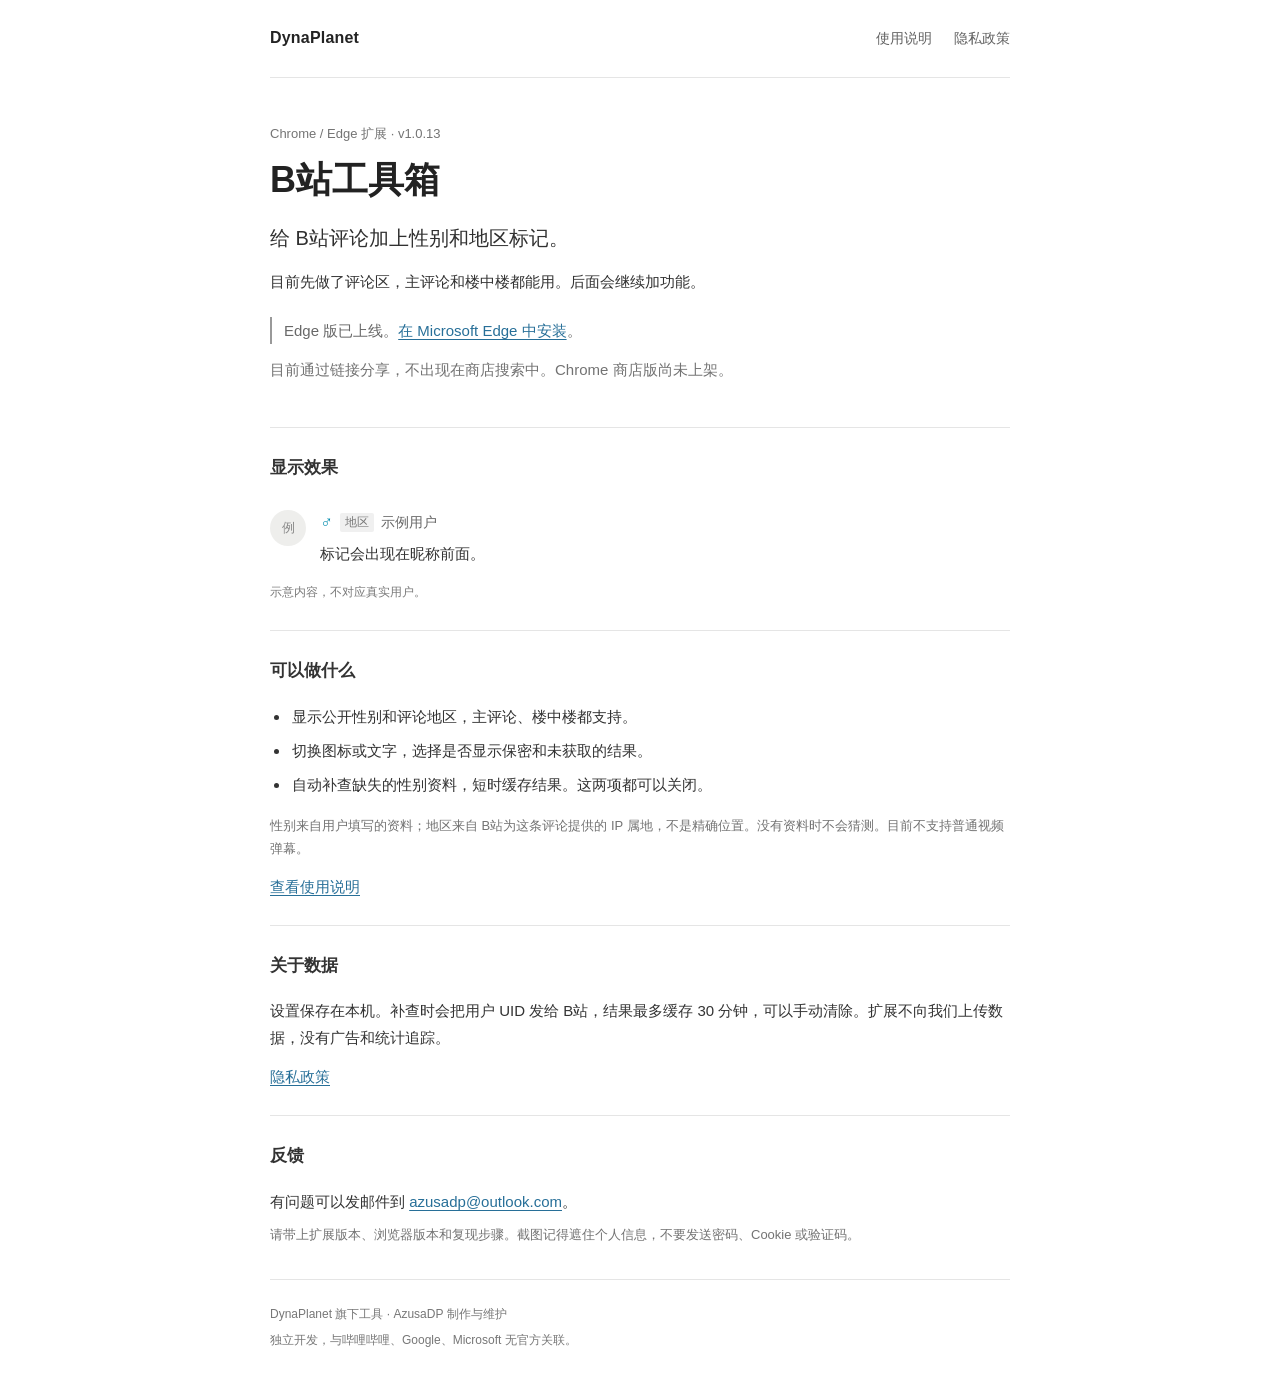
<file: index.html>
<!doctype html>
<html lang="zh-CN">
<head><meta charset="utf-8"><meta name="viewport" content="width=device-width,initial-scale=1"><meta name="description" content="B站工具箱，为评论添加公开性别和地区标记。Chrome / Edge 扩展，由 AzusaDP 制作。"><title>B站工具箱 · DynaPlanet</title><link rel="stylesheet" href="docs.css"><link rel="stylesheet" href="home.css"></head>
<body>
<header class="masthead"><a href="index.html" class="brand">DynaPlanet</a><nav aria-label="主导航"><a href="help.html">使用说明</a><a href="privacy.html">隐私政策</a></nav></header>
<main>
<section class="intro"><p class="release">Chrome / Edge 扩展 · v1.0.13</p><h1>B站工具箱</h1><p class="summary">给 B站评论加上性别和地区标记。</p><p>目前先做了评论区，主评论和楼中楼都能用。后面会继续加功能。</p><p class="status">Edge 版已上线。<a href="https://microsoftedge.microsoft.com/addons/detail/mkcnjgfnaanklmkdnkcoeccgfdjkbpmc">在 Microsoft Edge 中安装</a>。</p><p class="note">目前通过链接分享，不出现在商店搜索中。Chrome 商店版尚未上架。</p></section>
<section aria-labelledby="demo-title"><h2 id="demo-title">显示效果</h2><figure class="demo"><div class="demo-user"><span class="avatar" aria-hidden="true">例</span><div><div class="name-row"><span class="gender" aria-label="男">♂</span><span class="region">地区</span><span class="username">示例用户</span></div><p class="comment">标记会出现在昵称前面。</p></div></div><figcaption>示意内容，不对应真实用户。</figcaption></figure></section>
<section><h2>可以做什么</h2><ul class="feature-list"><li>显示公开性别和评论地区，主评论、楼中楼都支持。</li><li>切换图标或文字，选择是否显示保密和未获取的结果。</li><li>自动补查缺失的性别资料，短时缓存结果。这两项都可以关闭。</li></ul><p class="note">性别来自用户填写的资料；地区来自 B站为这条评论提供的 IP 属地，不是精确位置。没有资料时不会猜测。目前不支持普通视频弹幕。</p><a href="help.html">查看使用说明</a></section>
<section><h2>关于数据</h2><p>设置保存在本机。补查时会把用户 UID 发给 B站，结果最多缓存 30 分钟，可以手动清除。扩展不向我们上传数据，没有广告和统计追踪。</p><a href="privacy.html">隐私政策</a></section>
<section class="contact"><h2>反馈</h2><p>有问题可以发邮件到 <a href="mailto:azusadp@outlook.com">azusadp@outlook.com</a>。</p><p class="note">请带上扩展版本、浏览器版本和复现步骤。截图记得遮住个人信息，不要发送密码、Cookie 或验证码。</p></section>
</main>
<footer><p>DynaPlanet 旗下工具 · AzusaDP 制作与维护</p><p>独立开发，与哔哩哔哩、Google、Microsoft 无官方关联。</p></footer>
</body></html>
</file>
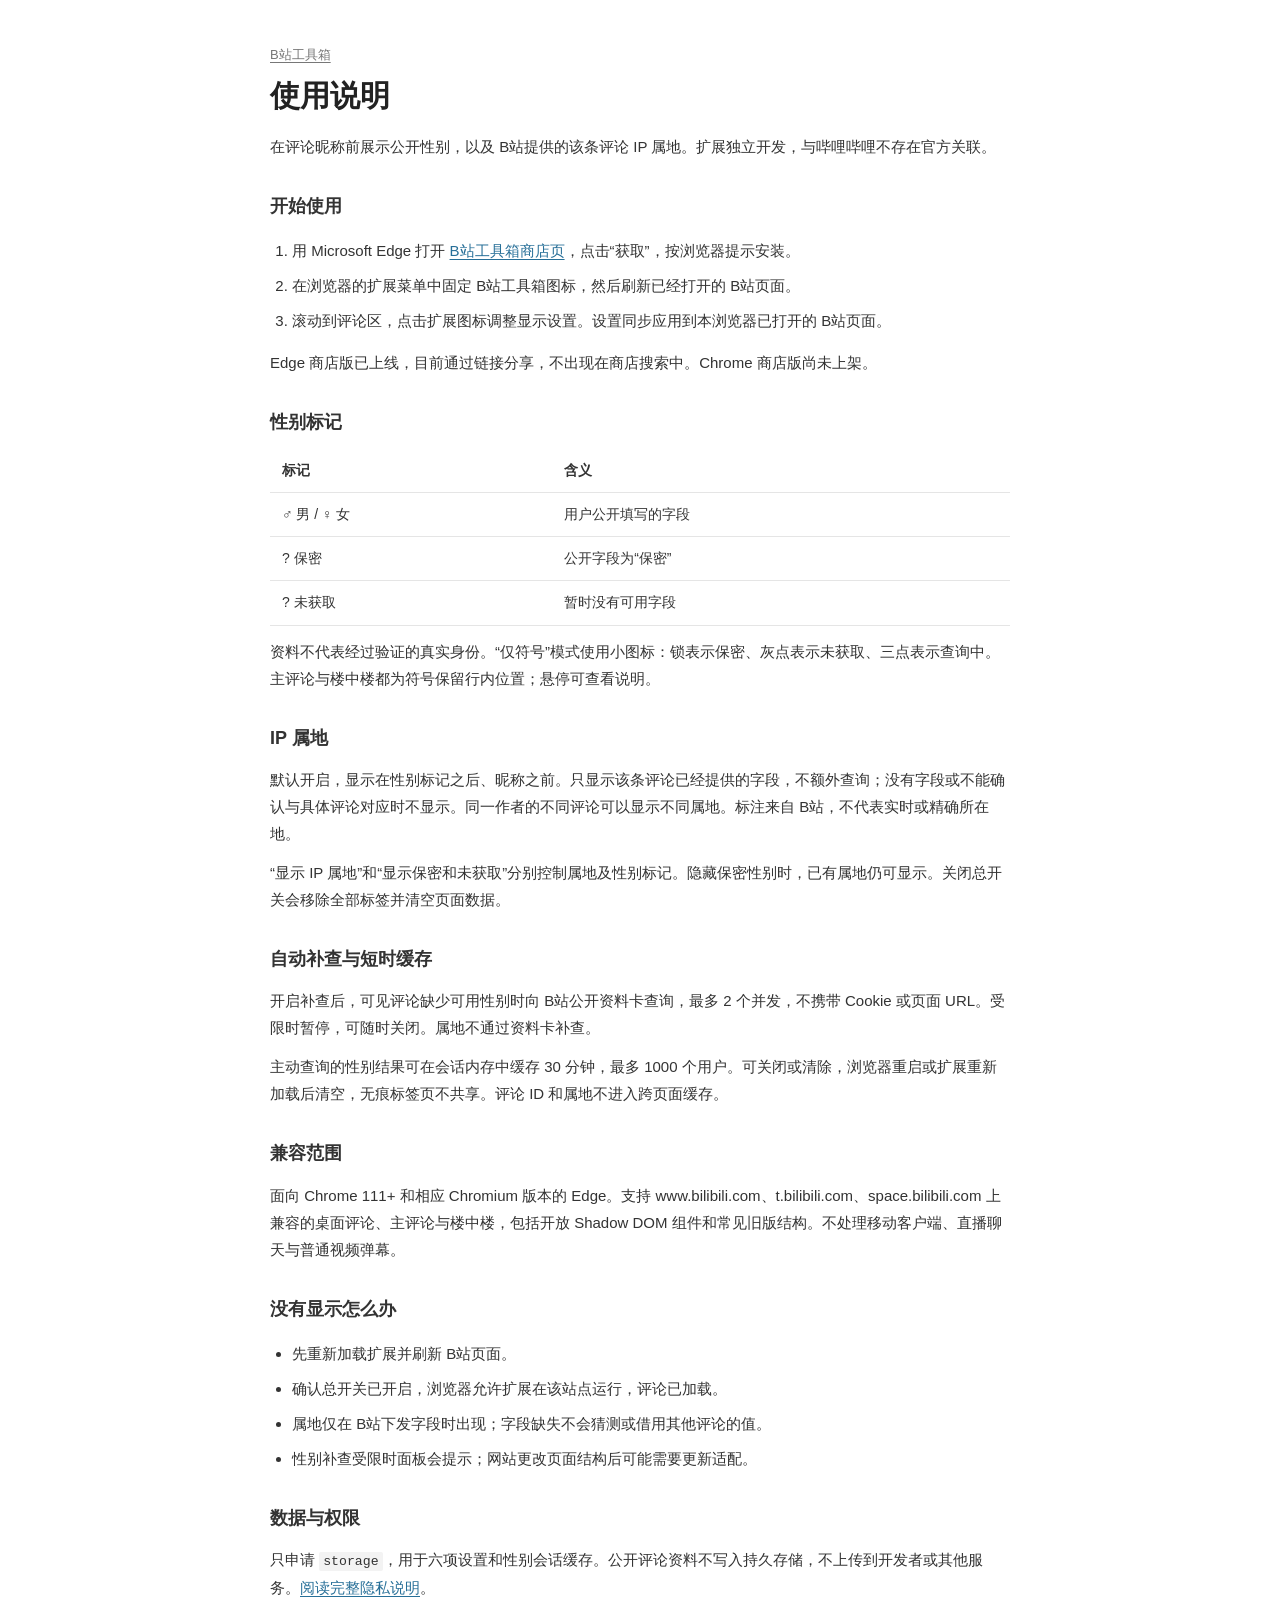
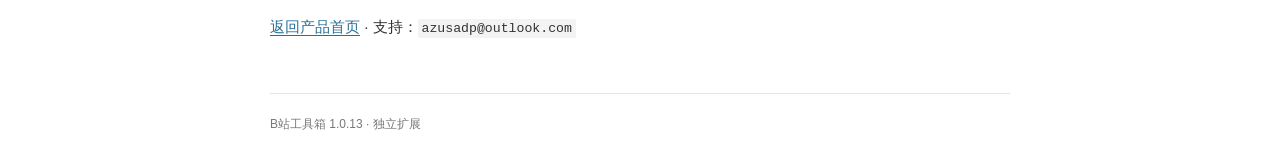
<file: help.html>
<!doctype html>
<html lang="zh-CN"><head><meta charset="utf-8"><meta name="viewport" content="width=device-width,initial-scale=1"><title>使用说明 · B站工具箱</title><link rel="stylesheet" href="docs.css"></head><body><main>
<a class="eyebrow" href="index.html">B站工具箱</a><h1>使用说明</h1>
<p>在评论昵称前展示公开性别，以及 B站提供的该条评论 IP 属地。扩展独立开发，与哔哩哔哩不存在官方关联。</p>
<h2>开始使用</h2><ol><li>用 Microsoft Edge 打开 <a href="https://microsoftedge.microsoft.com/addons/detail/mkcnjgfnaanklmkdnkcoeccgfdjkbpmc">B站工具箱商店页</a>，点击“获取”，按浏览器提示安装。</li><li>在浏览器的扩展菜单中固定 B站工具箱图标，然后刷新已经打开的 B站页面。</li><li>滚动到评论区，点击扩展图标调整显示设置。设置同步应用到本浏览器已打开的 B站页面。</li></ol><p>Edge 商店版已上线，目前通过链接分享，不出现在商店搜索中。Chrome 商店版尚未上架。</p>
<h2>性别标记</h2><table><tr><th>标记</th><th>含义</th></tr><tr><td>♂ 男 / ♀ 女</td><td>用户公开填写的字段</td></tr><tr><td>? 保密</td><td>公开字段为“保密”</td></tr><tr><td>? 未获取</td><td>暂时没有可用字段</td></tr></table>
<p>资料不代表经过验证的真实身份。“仅符号”模式使用小图标：锁表示保密、灰点表示未获取、三点表示查询中。主评论与楼中楼都为符号保留行内位置；悬停可查看说明。</p>
<h2>IP 属地</h2><p>默认开启，显示在性别标记之后、昵称之前。只显示该条评论已经提供的字段，不额外查询；没有字段或不能确认与具体评论对应时不显示。同一作者的不同评论可以显示不同属地。标注来自 B站，不代表实时或精确所在地。</p>
<p>“显示 IP 属地”和“显示保密和未获取”分别控制属地及性别标记。隐藏保密性别时，已有属地仍可显示。关闭总开关会移除全部标签并清空页面数据。</p>
<h2>自动补查与短时缓存</h2><p>开启补查后，可见评论缺少可用性别时向 B站公开资料卡查询，最多 2 个并发，不携带 Cookie 或页面 URL。受限时暂停，可随时关闭。属地不通过资料卡补查。</p>
<p>主动查询的性别结果可在会话内存中缓存 30 分钟，最多 1000 个用户。可关闭或清除，浏览器重启或扩展重新加载后清空，无痕标签页不共享。评论 ID 和属地不进入跨页面缓存。</p>
<h2>兼容范围</h2><p>面向 Chrome 111+ 和相应 Chromium 版本的 Edge。支持 www.bilibili.com、t.bilibili.com、space.bilibili.com 上兼容的桌面评论、主评论与楼中楼，包括开放 Shadow DOM 组件和常见旧版结构。不处理移动客户端、直播聊天与普通视频弹幕。</p>
<h2>没有显示怎么办</h2><ul><li>先重新加载扩展并刷新 B站页面。</li><li>确认总开关已开启，浏览器允许扩展在该站点运行，评论已加载。</li><li>属地仅在 B站下发字段时出现；字段缺失不会猜测或借用其他评论的值。</li><li>性别补查受限时面板会提示；网站更改页面结构后可能需要更新适配。</li></ul>
<h2>数据与权限</h2><p>只申请 <code>storage</code>，用于六项设置和性别会话缓存。公开评论资料不写入持久存储，不上传到开发者或其他服务。<a href="privacy.html">阅读完整隐私说明</a>。</p>
<p><a href="index.html">返回产品首页</a> · 支持：<code>azusadp@outlook.com</code></p></main><footer>B站工具箱 1.0.13 · 独立扩展</footer></body></html>
</file>
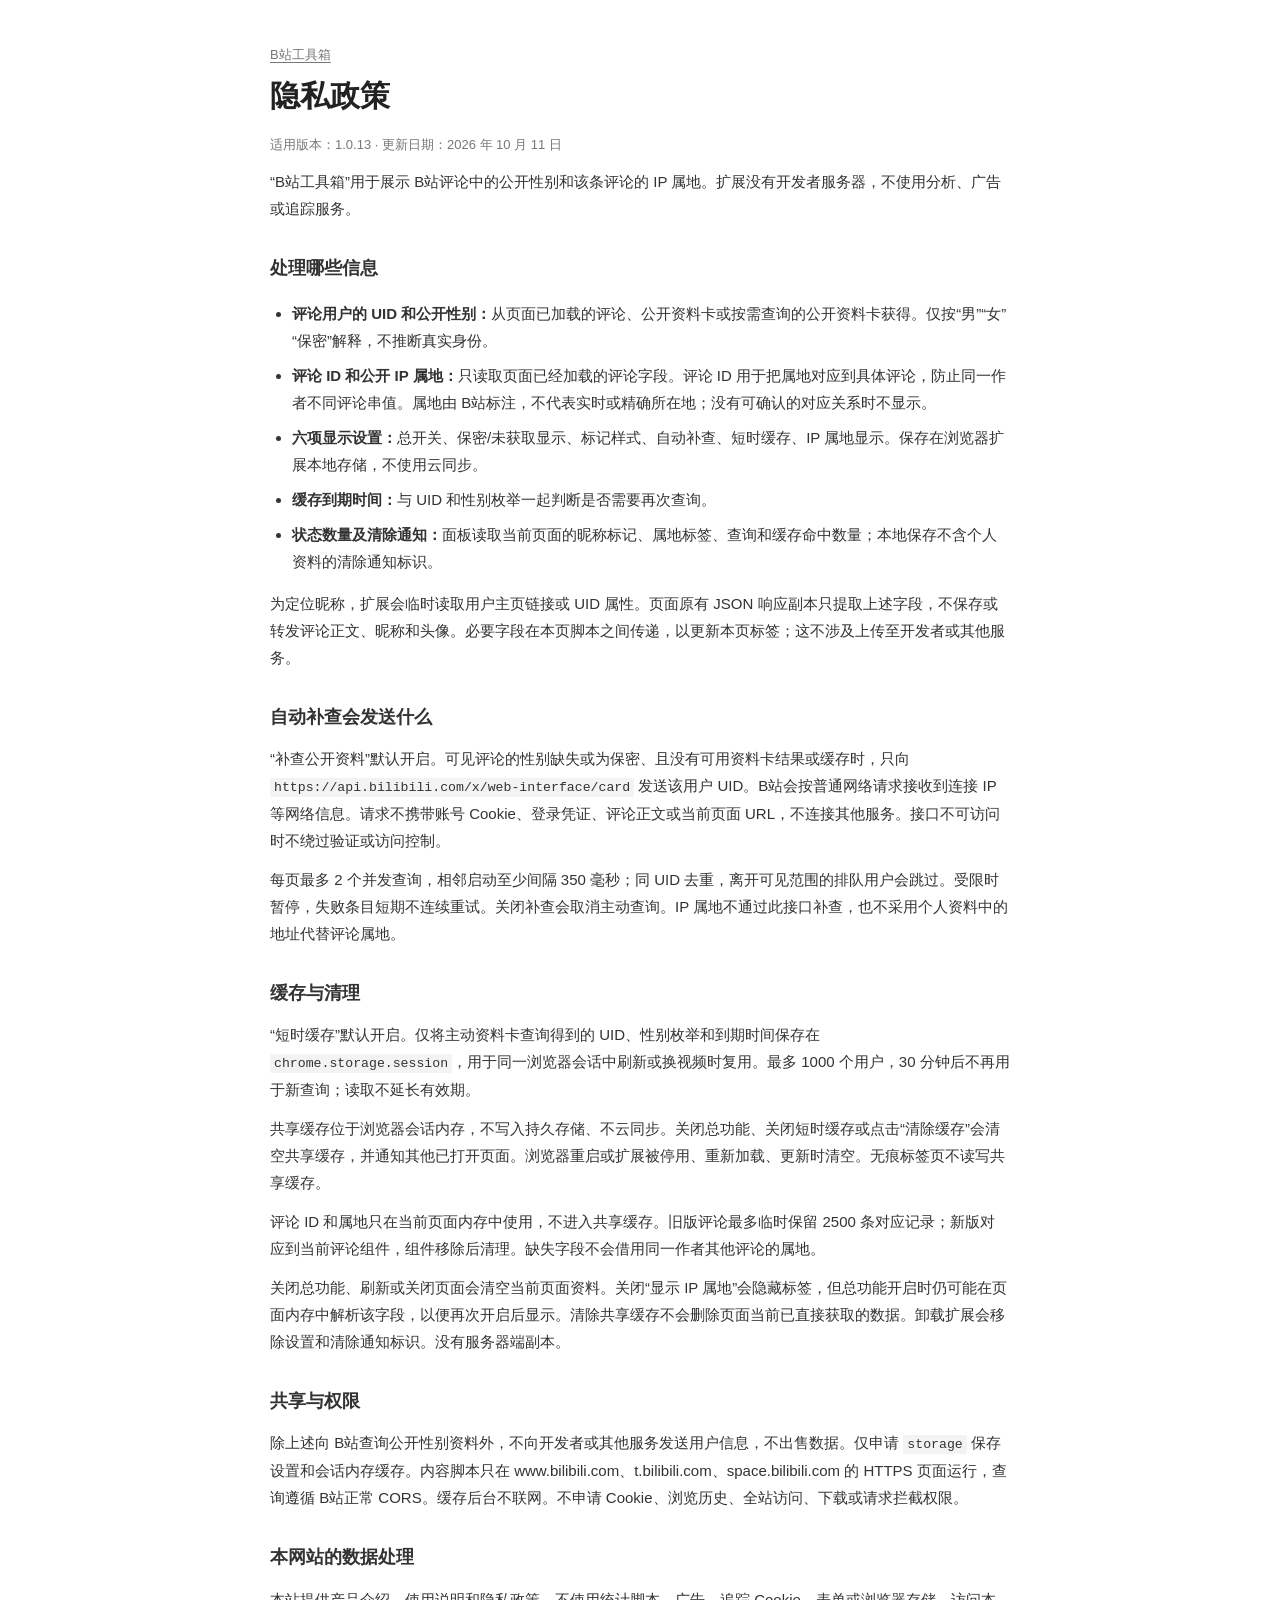
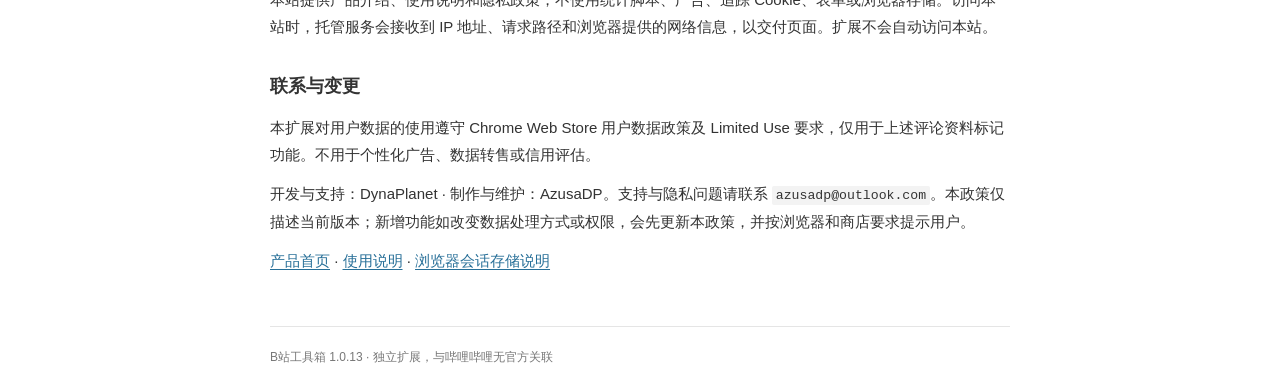
<file: privacy.html>
<!doctype html>
<html lang="zh-CN"><head><meta charset="utf-8"><meta name="viewport" content="width=device-width,initial-scale=1"><title>隐私说明 · B站工具箱</title><link rel="stylesheet" href="docs.css"></head><body><main>
<a class="eyebrow" href="index.html">B站工具箱</a><h1>隐私政策</h1>
<p class="muted">适用版本：1.0.13 · 更新日期：2026 年 10 月 11 日</p>
<p>“B站工具箱”用于展示 B站评论中的公开性别和该条评论的 IP 属地。扩展没有开发者服务器，不使用分析、广告或追踪服务。</p>
<h2>处理哪些信息</h2>
<ul>
<li><strong>评论用户的 UID 和公开性别：</strong>从页面已加载的评论、公开资料卡或按需查询的公开资料卡获得。仅按“男”“女”“保密”解释，不推断真实身份。</li>
<li><strong>评论 ID 和公开 IP 属地：</strong>只读取页面已经加载的评论字段。评论 ID 用于把属地对应到具体评论，防止同一作者不同评论串值。属地由 B站标注，不代表实时或精确所在地；没有可确认的对应关系时不显示。</li>
<li><strong>六项显示设置：</strong>总开关、保密/未获取显示、标记样式、自动补查、短时缓存、IP 属地显示。保存在浏览器扩展本地存储，不使用云同步。</li>
<li><strong>缓存到期时间：</strong>与 UID 和性别枚举一起判断是否需要再次查询。</li>
<li><strong>状态数量及清除通知：</strong>面板读取当前页面的昵称标记、属地标签、查询和缓存命中数量；本地保存不含个人资料的清除通知标识。</li>
</ul>
<p>为定位昵称，扩展会临时读取用户主页链接或 UID 属性。页面原有 JSON 响应副本只提取上述字段，不保存或转发评论正文、昵称和头像。必要字段在本页脚本之间传递，以更新本页标签；这不涉及上传至开发者或其他服务。</p>
<h2>自动补查会发送什么</h2>
<p>“补查公开资料”默认开启。可见评论的性别缺失或为保密、且没有可用资料卡结果或缓存时，只向 <code>https://api.bilibili.com/x/web-interface/card</code> 发送该用户 UID。B站会按普通网络请求接收到连接 IP 等网络信息。请求不携带账号 Cookie、登录凭证、评论正文或当前页面 URL，不连接其他服务。接口不可访问时不绕过验证或访问控制。</p>
<p>每页最多 2 个并发查询，相邻启动至少间隔 350 毫秒；同 UID 去重，离开可见范围的排队用户会跳过。受限时暂停，失败条目短期不连续重试。关闭补查会取消主动查询。IP 属地不通过此接口补查，也不采用个人资料中的地址代替评论属地。</p>
<h2>缓存与清理</h2>
<p>“短时缓存”默认开启。仅将主动资料卡查询得到的 UID、性别枚举和到期时间保存在 <code>chrome.storage.session</code>，用于同一浏览器会话中刷新或换视频时复用。最多 1000 个用户，30 分钟后不再用于新查询；读取不延长有效期。</p>
<p>共享缓存位于浏览器会话内存，不写入持久存储、不云同步。关闭总功能、关闭短时缓存或点击“清除缓存”会清空共享缓存，并通知其他已打开页面。浏览器重启或扩展被停用、重新加载、更新时清空。无痕标签页不读写共享缓存。</p>
<p>评论 ID 和属地只在当前页面内存中使用，不进入共享缓存。旧版评论最多临时保留 2500 条对应记录；新版对应到当前评论组件，组件移除后清理。缺失字段不会借用同一作者其他评论的属地。</p>
<p>关闭总功能、刷新或关闭页面会清空当前页面资料。关闭“显示 IP 属地”会隐藏标签，但总功能开启时仍可能在页面内存中解析该字段，以便再次开启后显示。清除共享缓存不会删除页面当前已直接获取的数据。卸载扩展会移除设置和清除通知标识。没有服务器端副本。</p>
<h2>共享与权限</h2>
<p>除上述向 B站查询公开性别资料外，不向开发者或其他服务发送用户信息，不出售数据。仅申请 <code>storage</code> 保存设置和会话内存缓存。内容脚本只在 www.bilibili.com、t.bilibili.com、space.bilibili.com 的 HTTPS 页面运行，查询遵循 B站正常 CORS。缓存后台不联网。不申请 Cookie、浏览历史、全站访问、下载或请求拦截权限。</p>
<h2>本网站的数据处理</h2><p>本站提供产品介绍、使用说明和隐私政策，不使用统计脚本、广告、追踪 Cookie、表单或浏览器存储。访问本站时，托管服务会接收到 IP 地址、请求路径和浏览器提供的网络信息，以交付页面。扩展不会自动访问本站。</p><h2>联系与变更</h2>
<p>本扩展对用户数据的使用遵守 Chrome Web Store 用户数据政策及 Limited Use 要求，仅用于上述评论资料标记功能。不用于个性化广告、数据转售或信用评估。</p>
<p>开发与支持：DynaPlanet · 制作与维护：AzusaDP。支持与隐私问题请联系 <code>azusadp@outlook.com</code>。本政策仅描述当前版本；新增功能如改变数据处理方式或权限，会先更新本政策，并按浏览器和商店要求提示用户。</p>
<p><a href="index.html">产品首页</a> · <a href="help.html">使用说明</a> · <a href="https://developer.chrome.com/docs/extensions/reference/api/storage#session">浏览器会话存储说明</a></p>
</main><footer>B站工具箱 1.0.13 · 独立扩展，与哔哩哔哩无官方关联</footer></body></html>
</file>
<file: docs.css>
:root{color-scheme:light;font:15px/1.8 -apple-system,BlinkMacSystemFont,"Segoe UI","Microsoft YaHei",sans-serif;color:#333;background:#fff}*{box-sizing:border-box}body{max-width:800px;margin:0 auto;padding:0 30px}main{padding:40px 0}h1{font-size:30px;line-height:1.4;margin:8px 0 16px;color:#222}h2{font-size:18px;margin:30px 0 10px;color:#333}p{margin:12px 0}a{color:#276f98;text-underline-offset:3px}a:hover{color:#174763}a:focus-visible{outline:2px solid #276f98;outline-offset:4px}.muted{color:#777;font-size:13px}li{margin:8px 0}.eyebrow{font-size:13px;color:#777;letter-spacing:0}code{font-size:.88em;background:#f3f3f3;padding:2px 4px;border-radius:2px;overflow-wrap:anywhere}pre{overflow:auto;background:#f3f3f3;padding:16px;line-height:1.6}table{width:100%;border-collapse:collapse;font-size:14px}th,td{padding:9px 12px;text-align:left;border-bottom:1px solid #e5e5e5}th{font-weight:600}footer{font-size:12px;color:#777;text-align:left;padding:20px 0;border-top:1px solid #e5e5e5}ul,ol{padding-left:22px}@media(max-width:520px){body{padding:0 20px}main{padding:28px 0}h1{font-size:26px}}
</file>
<file: home.css>
.masthead{display:flex;align-items:center;justify-content:space-between;gap:24px;padding:24px 0;border-bottom:1px solid #e5e5e5}.brand{font-size:16px;font-weight:650;letter-spacing:.2px;color:#232323;text-decoration:none}nav{display:flex;gap:22px;font-size:14px}nav a{color:#626262;text-decoration:none}main{padding:0}.intro{padding:44px 0 32px}.release{font-size:13px;color:#747474;margin:0 0 12px}h1{font-size:36px;line-height:1.3;letter-spacing:0;margin:0 0 16px}.summary{font-size:20px;margin:0 0 10px;color:#303030}.intro>p:not(.summary):not(.release){font-size:15px}.status{padding-left:12px;border-left:2px solid #999;color:#686868;margin-top:22px}section:not(.intro){padding:25px 0;border-top:1px solid #e5e5e5}section h2{font-size:17px;margin:0 0 16px}.demo{margin:0;padding:10px 0 2px}.demo-user{display:flex;gap:14px;align-items:flex-start}.avatar{width:36px;height:36px;border-radius:50%;background:#eeeeec;color:#888;display:grid;place-items:center;font-size:13px;flex:none}.name-row{display:flex;align-items:center;gap:7px;min-height:22px;font-size:14px}.gender{color:#008bad;font-size:17px;line-height:1}.region{background:#f0f0f0;border-radius:2px;padding:0 5px;font-size:12px;line-height:19px;color:#777}.username{color:#666}.comment{font-size:15px;margin:5px 0 0}figcaption{font-size:12px;color:#7a7a7a;margin-top:15px}.feature-list{padding-left:20px;margin:0 0 16px}.feature-list li{padding-left:2px;margin:7px 0}.note{font-size:13px;color:#737373}.contact p{margin:8px 0}footer{border-top:1px solid #e5e5e5;padding:20px 0 30px;margin:0}footer p{margin:4px 0}@media(max-width:520px){.masthead{gap:16px}nav{gap:14px;font-size:13px}.brand{font-size:14px}.intro{padding-top:32px}h1{font-size:30px}.summary{font-size:18px}}
</file>
